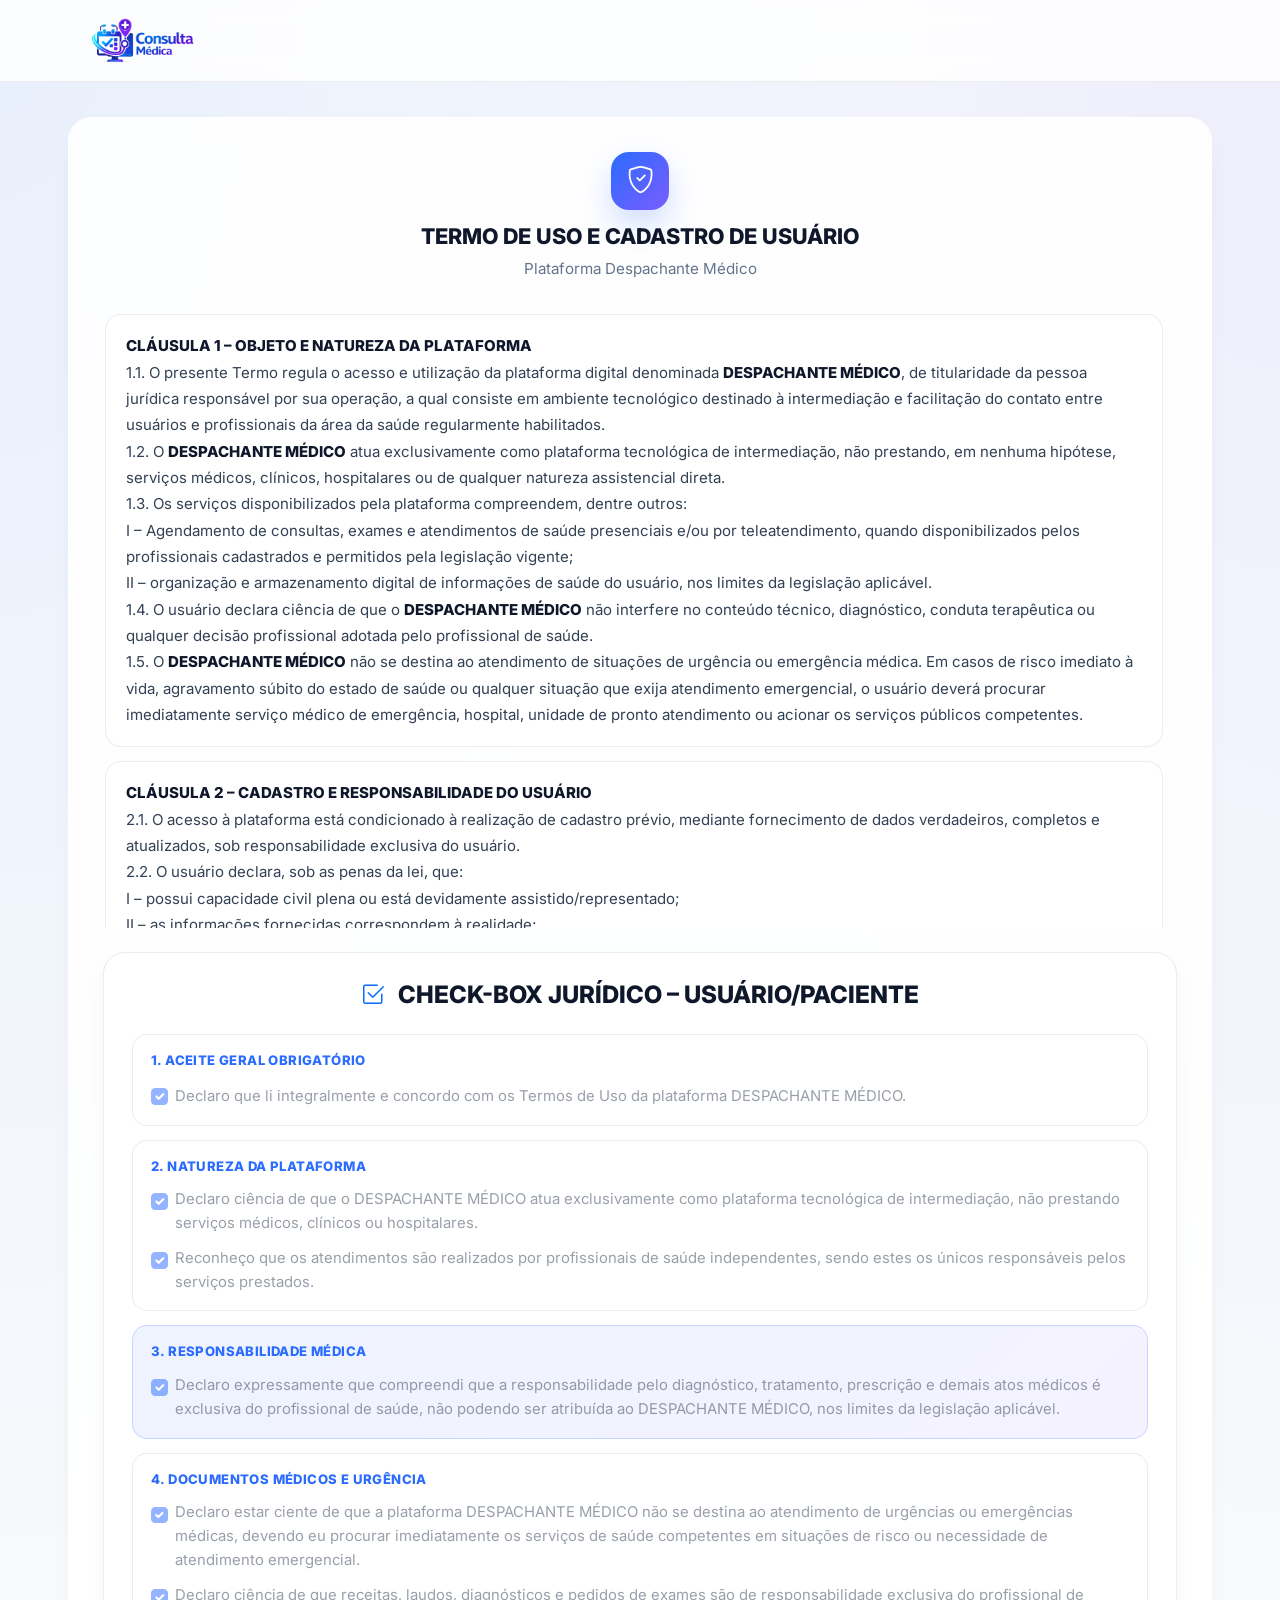
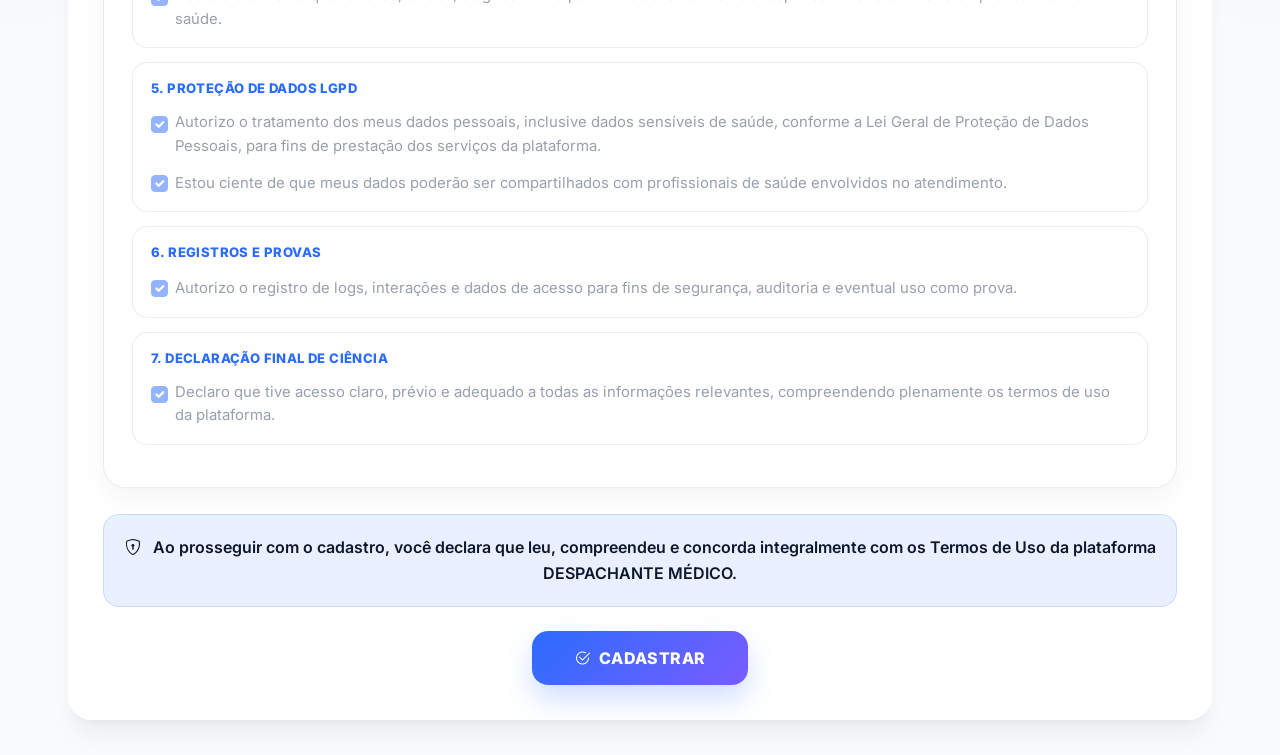
<file: src/main/webapp/view/livre/site/termos.html>
<!doctype html>
<html lang="pt-br">
<head>
  <meta charset="utf-8" />
  <meta name="viewport" content="width=device-width, initial-scale=1" />
  <title>Termos de Uso | Despachante Médico</title>
  
  <link rel="icon" type="image/png" href="/consulta/img/fevicon.png" />

  <link href="https://fonts.googleapis.com/css2?family=Inter:wght@300;400;500;600;700;800&amp;display=swap" rel="stylesheet" />
  <link href="https://cdn.jsdelivr.net/npm/bootstrap@5.3.3/dist/css/bootstrap.min.css" rel="stylesheet" />
  <link href="https://cdn.jsdelivr.net/npm/bootstrap-icons@1.11.3/font/bootstrap-icons.min.css" rel="stylesheet" />

  <style>
    :root {
      --brand: #2b6cff;
      --brand-soft: rgba(43, 108, 255, 0.1);
      --brand-2: #7a5cff;
      --ink: #0f172a;
      --muted: #64748b;
      --bg: #f8fafc;
      --white: #ffffff;
      --stroke: rgba(15, 23, 42, 0.08);
      --shadow: 0 20px 25px -5px rgba(0,0,0,.05), 0 8px 10px -6px rgba(0,0,0,.05);
      --radius: 24px;
    }

    * {
      font-family: 'Inter', sans-serif;
    }

    body {
      color: var(--ink);
      background:
        radial-gradient(at 0% 0%, rgba(43,108,255,.08) 0px, transparent 50%),
        radial-gradient(at 100% 0%, rgba(122,92,255,.08) 0px, transparent 50%),
        var(--bg);
      min-height: 100vh;
    }

    .navbar {
      backdrop-filter: blur(15px);
      background: rgba(255,255,255,.85);
      border-bottom: 1px solid var(--stroke);
      padding: .8rem 0;
    }

    .brand-logo-inline {
      height: 45px;
    }

    .page-container {
      max-width: 1180px;
      margin: 35px auto;
      padding: 0 18px;
    }

    .terms-card {
      background: rgba(255,255,255,.9);
      backdrop-filter: blur(14px);
      border: 1px solid rgba(255,255,255,.6);
      border-radius: var(--radius);
      padding: 34px;
      box-shadow: var(--shadow);
    }

    .terms-header {
      text-align: center;
      margin-bottom: 28px;
    }

    .terms-header .icon-box {
      width: 58px;
      height: 58px;
      margin: 0 auto 14px;
      border-radius: 18px;
      background: linear-gradient(135deg, var(--brand), var(--brand-2));
      color: #fff;
      display: flex;
      align-items: center;
      justify-content: center;
      font-size: 1.7rem;
      box-shadow: 0 14px 30px rgba(43,108,255,.22);
    }

    .terms-header h5 {
      font-size: 1.35rem;
      font-weight: 800;
      margin-bottom: 8px;
      color: var(--ink);
    }

    .terms-header p {
      color: var(--muted);
      margin: 0;
      font-size: .95rem;
    }

    .terms-content {
      max-height: 620px;
      overflow-y: auto;
      padding: 6px 14px 6px 2px;
      line-height: 1.75;
      font-size: .94rem;
      color: #334155;
    }

    .terms-content::-webkit-scrollbar {
      width: 8px;
    }

    .terms-content::-webkit-scrollbar-track {
      background: rgba(15,23,42,.04);
      border-radius: 20px;
    }

    .terms-content::-webkit-scrollbar-thumb {
      background: rgba(43,108,255,.35);
      border-radius: 20px;
    }

    .clausula {
      background: #fff;
      border: 1px solid var(--stroke);
      border-radius: 16px;
      padding: 18px 20px;
      margin-bottom: 14px;
    }

    .clausula strong {
      color: var(--ink);
      font-weight: 800;
    }

    .signature-card {
      background: #fff;
      border: 1px solid var(--stroke);
      border-radius: 18px;
      padding: 22px;
      margin-top: 18px;
    }

    .signature-card h6 {
      font-weight: 800;
      color: var(--ink);
      margin-bottom: 14px;
    }

    .signature-line {
      color: #334155;
      margin-bottom: 8px;
    }

    .accept-card {
      background: #fff;
      border: 1px solid var(--stroke);
      border-radius: 22px;
      padding: 28px;
      margin-top: 24px;
      box-shadow: 0 12px 25px rgba(15,23,42,.04);
    }

    .titulo {
      font-weight: 800;
      color: var(--ink);
    }

    .secao {
      background: #fff;
      border: 1px solid var(--stroke);
      border-radius: 15px;
      padding: 16px 18px;
      margin-bottom: 14px;
      transition: .2s;
    }

    .secao:hover {
      border-color: rgba(43,108,255,.35);
      box-shadow: 0 8px 18px rgba(15,23,42,.04);
    }

    .secao.destaque {
      background: linear-gradient(135deg, rgba(43,108,255,.08), rgba(122,92,255,.08));
      border-color: rgba(43,108,255,.22);
    }

    .secao-title {
      font-size: .82rem;
      font-weight: 800;
      color: var(--brand);
      text-transform: uppercase;
      letter-spacing: .4px;
      margin-bottom: 12px;
    }

    .form-check {
      margin-bottom: 11px;
    }

    .form-check:last-child {
      margin-bottom: 0;
    }

    .form-check-input {
      width: 1.05rem;
      height: 1.05rem;
      margin-top: .32rem;
      border-color: rgba(43,108,255,.45);
    }

    .form-check-input:checked {
      background-color: var(--brand);
      border-color: var(--brand);
    }

    .form-check-label {
      color: #334155;
      line-height: 1.6;
      font-size: .93rem;
    }

    .terms-footer {
      margin-top: 26px;
      padding: 20px;
      background: var(--brand-soft);
      border: 1px solid rgba(43,108,255,.16);
      border-radius: 16px;
      text-align: center;
      color: var(--ink);
      font-weight: 600;
      line-height: 1.6;
    }

    .btn-submit-modern {
      display: inline-flex;
      align-items: center;
      justify-content: center;
      text-decoration: none;
      background: linear-gradient(135deg, var(--brand), var(--brand-2));
      color: white;
      border: none;
      border-radius: 16px;
      padding: 15px 42px;
      font-size: 1rem;
      font-weight: 800;
      letter-spacing: .4px;
      transition: all .3s ease;
      box-shadow: 0 14px 28px rgba(43,108,255,.22);
    }

    .btn-submit-modern:hover {
      color: white;
      transform: translateY(-3px);
      box-shadow: 0 18px 36px rgba(43,108,255,.3);
      filter: brightness(1.05);
    }

    @media(max-width: 768px) {
      .terms-card {
        padding: 22px;
      }

      .terms-content {
        max-height: 520px;
      }

      .clausula,
      .accept-card,
      .signature-card {
        padding: 18px;
      }

      .btn-submit-modern {
        width: 100%;
      }
    }
  </style>
</head>

<body>

<nav class="navbar sticky-top">
  <div class="container d-flex justify-content-between align-items-center">
    <a class="navbar-brand" href="index.html">
      <img src="logo.png" class="brand-logo-inline" alt="Logo" />
    </a>

    <div class="d-flex align-items-center gap-2">
      <div id="menuUsuario"></div>
    </div>
  </div>
</nav>

<main class="page-container">

  <div class="terms-card">

    <div class="terms-header">
      <div class="icon-box">
        <i class="bi bi-shield-check"></i>
      </div>

      <h5>TERMO DE USO E CADASTRO DE USUÁRIO</h5>
      <p>Plataforma Despachante Médico</p>
    </div>

    <div class="terms-content">

      <div class="clausula">
        <strong>CLÁUSULA 1 – OBJETO E NATUREZA DA PLATAFORMA</strong><br />
        1.1. O presente Termo regula o acesso e utilização da plataforma digital denominada <strong>DESPACHANTE MÉDICO</strong>, de titularidade da pessoa jurídica responsável por sua operação, a qual consiste em ambiente tecnológico destinado à intermediação e facilitação do contato entre usuários e profissionais da área da saúde regularmente habilitados.<br />
        1.2. O <strong>DESPACHANTE MÉDICO</strong> atua exclusivamente como plataforma tecnológica de intermediação, não prestando, em nenhuma hipótese, serviços médicos, clínicos, hospitalares ou de qualquer natureza assistencial direta.<br />
        1.3. Os serviços disponibilizados pela plataforma compreendem, dentre outros:<br />
        I – Agendamento de consultas, exames e atendimentos de saúde presenciais e/ou por teleatendimento, quando disponibilizados pelos profissionais cadastrados e permitidos pela legislação vigente;<br />
        II – organização e armazenamento digital de informações de saúde do usuário, nos limites da legislação aplicável.<br />
        1.4. O usuário declara ciência de que o <strong>DESPACHANTE MÉDICO</strong> não interfere no conteúdo técnico, diagnóstico, conduta terapêutica ou qualquer decisão profissional adotada pelo profissional de saúde.<br />
        1.5. O <strong>DESPACHANTE MÉDICO</strong> não se destina ao atendimento de situações de urgência ou emergência médica. Em casos de risco imediato à vida, agravamento súbito do estado de saúde ou qualquer situação que exija atendimento emergencial, o usuário deverá procurar imediatamente serviço médico de emergência, hospital, unidade de pronto atendimento ou acionar os serviços públicos competentes.
      </div>

      <div class="clausula">
        <strong>CLÁUSULA 2 – CADASTRO E RESPONSABILIDADE DO USUÁRIO</strong><br />
        2.1. O acesso à plataforma está condicionado à realização de cadastro prévio, mediante fornecimento de dados verdadeiros, completos e atualizados, sob responsabilidade exclusiva do usuário.<br />
        2.2. O usuário declara, sob as penas da lei, que:<br />
        I – possui capacidade civil plena ou está devidamente assistido/representado;<br />
        II – as informações fornecidas correspondem à realidade;<br />
        III – manterá seus dados atualizados durante toda a utilização da plataforma.<br />
        2.3. O compartilhamento de login e senha é vedado, sendo o usuário integralmente responsável por toda e qualquer atividade realizada em sua conta.
      </div>

      <div class="clausula">
        <strong>CLÁUSULA 3 – RELAÇÃO ENTRE USUÁRIO E PROFISSIONAL DE SAÚDE</strong><br />
        3.1. A relação estabelecida entre o usuário e o profissional de saúde é direta, autônoma e independente, não havendo qualquer vínculo societário, empregatício ou de subordinação entre estes e o <strong>DESPACHANTE MÉDICO</strong>.<br />
        3.2. O <strong>DESPACHANTE MÉDICO</strong> não se responsabiliza por:<br />
        I – condutas médicas adotadas;<br />
        II – diagnósticos, prescrições ou tratamentos indicados;<br />
        III – eventual inadequação técnica do atendimento realizado.<br />
        3.3. Os profissionais cadastrados declaram possuir habilitação legal para o exercício de suas atividades, sendo responsáveis, de forma exclusiva, pelos atos praticados no âmbito da consulta.
      </div>

      <div class="clausula">
        <strong>CLÁUSULA 4 – DA RESPONSABILIDADE DA PLATAFORMA</strong><br />
        4.1. O <strong>DESPACHANTE MÉDICO</strong> responde, nos termos do art. 14 do Código de Defesa do Consumidor, exclusivamente pelos defeitos relativos à prestação de seus serviços enquanto plataforma tecnológica, compreendidos como falhas na disponibilização, funcionamento ou segurança do ambiente digital.<br />
        4.2. Não se considera defeito do serviço:<br />
        I – insatisfação do usuário com o resultado clínico;<br />
        II – divergência de diagnóstico entre profissionais;<br />
        III – evolução natural da condição de saúde do paciente.<br />
        4.3. A responsabilidade do <strong>DESPACHANTE MÉDICO</strong>, quando caracterizada, limita-se aos danos diretos comprovadamente decorrentes de falha da plataforma, excluindo-se danos indiretos, lucros cessantes hipotéticos ou eventos decorrentes de atuação profissional independente.<br />
        4.4. Qualquer limitação aqui prevista será interpretada em conformidade com o art. 51 do CDC, não implicando renúncia a direitos indisponíveis do consumidor.
      </div>

      <div class="clausula">
        <strong>CLÁUSULA 5 – PROTEÇÃO DE DADOS PESSOAIS E DADOS SENSÍVEIS</strong><br />
        5.1. O tratamento dos dados pessoais e dados sensíveis de saúde poderá ocorrer com fundamento nas hipóteses legais previstas nos arts. 7º e 11 da Lei Geral de Proteção de Dados Pessoais, Lei nº 13.709/2018, incluindo, quando aplicável:<br />
        I – execução dos serviços contratados pelo usuário;<br />
        II – tutela da saúde em procedimentos realizados por profissionais da área da saúde;<br />
        III – cumprimento de obrigação legal ou regulatória;<br />
        IV – exercício regular de direitos em processos judiciais, administrativos ou arbitrais;<br />
        V – proteção da vida ou da incolumidade física do titular ou de terceiros;<br />
        VI – garantia da segurança da plataforma e prevenção de fraudes;<br />
        VII – consentimento do titular, quando exigido pela legislação aplicável.<br />
        5.2. O <strong>DESPACHANTE MÉDICO</strong> adota medidas técnicas e administrativas aptas a proteger os dados contra acessos não autorizados, vazamentos ou incidentes.<br />
        5.3. O usuário autoriza o compartilhamento de seus dados com os profissionais de saúde envolvidos no atendimento, na estrita medida necessária à prestação do serviço.
      </div>

      <div class="clausula">
        <strong>CLÁUSULA 6 – SUSPENSÃO E EXCLUSÃO DE CONTA</strong><br />
        6.1. O <strong>DESPACHANTE MÉDICO</strong> poderá suspender ou excluir o cadastro do usuário em caso de:<br />
        I – uso indevido da plataforma;<br />
        II – fornecimento de informações falsas;<br />
        III – violação deste Termo ou da legislação aplicável.
      </div>

      <div class="clausula">
        <strong>CLÁUSULA 7 – LIMITAÇÃO OPERACIONAL E ESCALABILIDADE DO SERVIÇO</strong><br />
        7.1. O <strong>DESPACHANTE MÉDICO</strong> poderá realizar:<br />
        I – Manutenções programadas;<br />
        II – Atualizações sistêmicas;<br />
        III – Melhorias tecnológicas.<br />
        7.2. Eventuais indisponibilidades temporárias decorrentes dessas ações não caracterizam falha na prestação do serviço, desde que realizadas de forma razoável.<br />
        7.3. A plataforma não garante disponibilidade contínua e ininterrupta, especialmente diante de fatores externos ou de força maior.
      </div>

      <div class="clausula">
        <strong>CLÁUSULA 8 – FORO E DISPOSIÇÃO FINAL ESTRATÉGICA</strong><br />
        8.1. Fica eleito o foro do domicílio do consumidor, conforme previsão do Código de Defesa do Consumidor, para dirimir eventuais controvérsias.<br />
        8.2. Sem prejuízo do disposto acima, as partes envidarão esforços para solução consensual de conflitos.
      </div>

      <div class="signature-card">
        <h6><i class="bi bi-file-earmark-text me-2 text-primary"></i>Identificação do termo</h6>

        <div class="signature-line">Cidade – UF, data, mês, ano.</div>
        <hr />

        <div class="row g-4">
          <div class="col-md-6">
            <h6>DESPACHANTE MÉDICO</h6>
            <div class="signature-line">(PLATAFORMA DIGITAL)</div>
            <div class="signature-line">Representante Legal: __________________________</div>
            <div class="signature-line">Cargo: ______________________________________</div>
            <div class="signature-line">Data: _______________________________________</div>
          </div>

          <div class="col-md-6">
            <h6>USUÁRIO ADERENTE À PLATAFORMA</h6>
            <div class="signature-line">Nome: ______________________________________</div>
            <div class="signature-line">CPF: _______________________________________</div>
          </div>
        </div>

        <hr />

        <h6>ACEITE ELETRÔNICO REGISTRADO NO SISTEMA</h6>
        <div class="signature-line">✔ IP: ____________________</div>
        <div class="signature-line">✔ Data/Hora: ______________</div>
        <div class="signature-line">✔ Versão do contrato: ______</div>
      </div>

    </div>

    <div class="accept-card">

      <h4 class="titulo mb-4 text-center">
        <i class="bi bi-check2-square me-2 text-primary"></i>
        CHECK-BOX JURÍDICO – USUÁRIO/PACIENTE
      </h4>

      <form>

        <div class="secao">
          <div class="secao-title">1. Aceite geral obrigatório</div>
          <div class="form-check">
            <input class="form-check-input" type="checkbox" checked disabled id="chk1" />
            <label class="form-check-label" for="chk1">
              Declaro que li integralmente e concordo com os Termos de Uso da plataforma DESPACHANTE MÉDICO.
            </label>
          </div>
        </div>

        <div class="secao">
          <div class="secao-title">2. Natureza da plataforma</div>

          <div class="form-check">
            <input class="form-check-input" type="checkbox" checked disabled id="chk2" />
            <label class="form-check-label" for="chk2">
              Declaro ciência de que o DESPACHANTE MÉDICO atua exclusivamente como plataforma tecnológica de intermediação, não prestando serviços médicos, clínicos ou hospitalares.
            </label>
          </div>

          <div class="form-check">
            <input class="form-check-input" type="checkbox" checked disabled id="chk3" />
            <label class="form-check-label" for="chk3">
              Reconheço que os atendimentos são realizados por profissionais de saúde independentes, sendo estes os únicos responsáveis pelos serviços prestados.
            </label>
          </div>
        </div>

        <div class="secao destaque">
          <div class="secao-title">3. Responsabilidade médica</div>

          <div class="form-check mb-0">
            <input class="form-check-input" type="checkbox" checked disabled id="chk4" />
            <label class="form-check-label" for="chk4">
              Declaro expressamente que compreendi que a responsabilidade pelo diagnóstico, tratamento, prescrição e demais atos médicos é exclusiva do profissional de saúde, não podendo ser atribuída ao DESPACHANTE MÉDICO, nos limites da legislação aplicável.
            </label>
          </div>
        </div>

        <div class="secao">
          <div class="secao-title">4. Documentos médicos e urgência</div>

          <div class="form-check">
            <input class="form-check-input" type="checkbox" checked disabled id="chk5" />
            <label class="form-check-label" for="chk5">
              Declaro estar ciente de que a plataforma DESPACHANTE MÉDICO não se destina ao atendimento de urgências ou emergências médicas, devendo eu procurar imediatamente os serviços de saúde competentes em situações de risco ou necessidade de atendimento emergencial.
            </label>
          </div>

          <div class="form-check">
            <input class="form-check-input" type="checkbox" checked disabled id="chk6" />
            <label class="form-check-label" for="chk6">
              Declaro ciência de que receitas, laudos, diagnósticos e pedidos de exames são de responsabilidade exclusiva do profissional de saúde.
            </label>
          </div>
        </div>

        <div class="secao">
          <div class="secao-title">5. Proteção de dados LGPD</div>

          <div class="form-check">
            <input class="form-check-input" type="checkbox" checked disabled id="chk7" />
            <label class="form-check-label" for="chk7">
              Autorizo o tratamento dos meus dados pessoais, inclusive dados sensíveis de saúde, conforme a Lei Geral de Proteção de Dados Pessoais, para fins de prestação dos serviços da plataforma.
            </label>
          </div>

          <div class="form-check">
            <input class="form-check-input" type="checkbox" checked disabled id="chk8" />
            <label class="form-check-label" for="chk8">
              Estou ciente de que meus dados poderão ser compartilhados com profissionais de saúde envolvidos no atendimento.
            </label>
          </div>
        </div>

        <div class="secao">
          <div class="secao-title">6. Registros e provas</div>

          <div class="form-check mb-0">
            <input class="form-check-input" type="checkbox" checked disabled id="chk9" />
            <label class="form-check-label" for="chk9">
              Autorizo o registro de logs, interações e dados de acesso para fins de segurança, auditoria e eventual uso como prova.
            </label>
          </div>
        </div>

        <div class="secao">
          <div class="secao-title">7. Declaração final de ciência</div>

          <div class="form-check mb-0">
            <input class="form-check-input" type="checkbox" checked disabled id="chk10" />
            <label class="form-check-label" for="chk10">
              Declaro que tive acesso claro, prévio e adequado a todas as informações relevantes, compreendendo plenamente os termos de uso da plataforma.
            </label>
          </div>
        </div>

      </form>

    </div>

    <div class="terms-footer">
      <i class="bi bi-shield-lock me-2"></i>
      Ao prosseguir com o cadastro, você declara que leu, compreendeu e concorda integralmente com os Termos de Uso da plataforma DESPACHANTE MÉDICO.
    </div>

    <div class="text-center mt-4">
      <a href="/cadastro-paciente.html" class="btn-submit-modern">
        <i class="bi bi-check2-circle me-2"></i>
        CADASTRAR
      </a>
    </div>

  </div>

</main>

<script src="https://cdn.jsdelivr.net/npm/bootstrap@5.3.3/dist/js/bootstrap.bundle.min.js"></script>

</body>
</html>
</file>
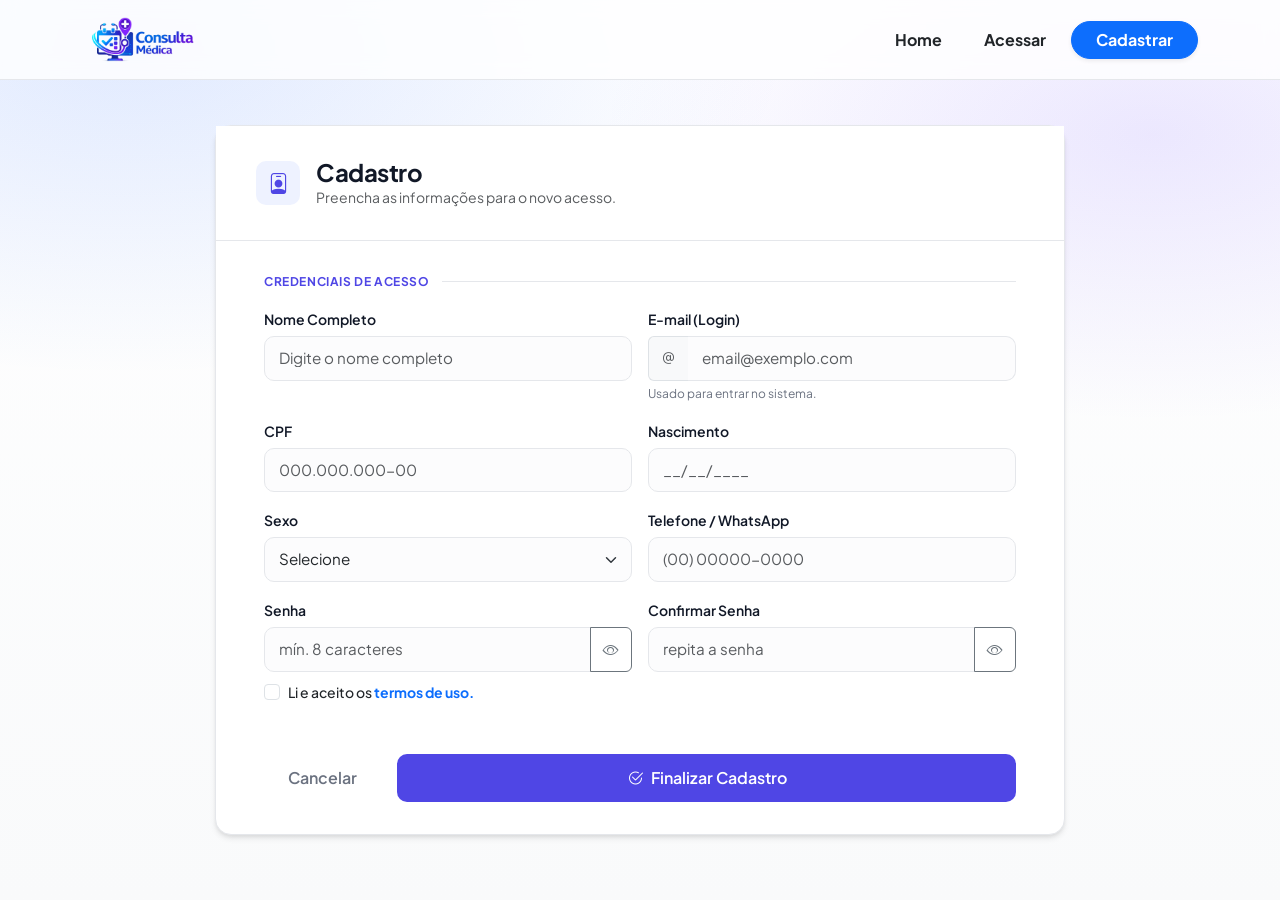
<file: src/main/webapp/view/login/site/cadastro-paciente.html>
<!DOCTYPE html>
<html lang="pt-BR">
<head>
  <meta charset="utf-8" />
  <meta name="viewport" content="width=device-width, initial-scale=1" />
  <title>Cadastro | Paciente</title>

  <link href="https://cdn.jsdelivr.net/npm/bootstrap@5.3.3/dist/css/bootstrap.min.css" rel="stylesheet"/>
  <link rel="stylesheet" href="https://cdn.jsdelivr.net/npm/bootstrap-icons@1.11.3/font/bootstrap-icons.min.css"/>
  <link rel="preconnect" href="https://fonts.googleapis.com">
  <link href="https://fonts.googleapis.com/css2?family=Plus+Jakarta+Sans:wght@400;500;600;700;800&display=swap" rel="stylesheet">

  <style>
    :root {
      --primary: #4f46e5;
      --primary-hover: #4338ca;
      --surface: #ffffff;
      --bg: #f9fafb;
      --border: #e5e7eb;
      --text-main: #111827;
      --text-muted: #6b7280;
      --radius-lg: 16px;
      --radius-md: 10px;
    }

    body {
      background:
        radial-gradient(1200px 600px at 10% 5%, rgba(43,108,255,.14), transparent 55%),
        radial-gradient(1000px 520px at 90% 15%, rgba(122,92,255,.14), transparent 55%),
        linear-gradient(180deg, #ffffff 0%, var(--bg) 100%);
      color: var(--text-main);
      font-family: 'Plus Jakarta Sans', sans-serif;
      min-height: 100vh;
      display: flex;
      align-items: center;
      justify-content: center;
      padding: 40px 15px;
    }

    .main-card {
      background: var(--surface);
      border: 1px solid var(--border);
      border-radius: var(--radius-lg);
      width: 100%;
      max-width: 850px;
      box-shadow: 0 4px 6px -1px rgba(0, 0, 0, 0.1), 0 2px 4px -1px rgba(0, 0, 0, 0.06);
    }

    .card-header {
      padding: 32px 40px;
      border-bottom: 1px solid var(--border);
      display: flex;
      justify-content: space-between;
      align-items: center;
      background: #fff;
      border-radius: var(--radius-lg) var(--radius-lg) 0 0;
    }

    .icon-box {
      width: 44px;
      height: 44px;
      background: #eef2ff;
      color: var(--primary);
      border-radius: var(--radius-md);
      display: flex;
      align-items: center;
      justify-content: center;
      font-size: 1.3rem;
    }

    .section-label {
      font-size: 0.75rem;
      font-weight: 700;
      text-transform: uppercase;
      letter-spacing: 0.05em;
      color: var(--primary);
      margin: 32px 0 16px;
      display: flex;
      align-items: center;
      gap: 12px;
    }

    .section-label::after {
      content: "";
      height: 1px;
      background: var(--border);
      flex-grow: 1;
    }

    .form-label {
      font-weight: 600;
      font-size: 0.875rem;
      margin-bottom: 6px;
    }

    .form-control, .form-select {
      border: 1px solid var(--border);
      border-radius: var(--radius-md);
      padding: 10px 14px;
      font-size: 0.95rem;
      transition: all 0.2s;
      background-color: #fcfcfd;
    }

    .form-control:focus, .form-select:focus {
      border-color: var(--primary);
      box-shadow: 0 0 0 4px rgba(79, 70, 229, 0.1);
      background-color: #fff;
    }

    .btn-save {
      background-color: var(--primary);
      color: white;
      border: none;
      border-radius: var(--radius-md);
      padding: 12px 24px;
      font-weight: 600;
      transition: all 0.2s;
    }

    .btn-save:hover {
      background-color: var(--primary-hover);
      box-shadow: 0 4px 12px rgba(79, 70, 229, 0.2);
    }

    .btn-cancel {
      color: var(--text-muted);
      font-weight: 600;
      text-decoration: none;
      padding: 12px 24px;
    }

    .help-text {
      font-size: 0.75rem;
      color: var(--text-muted);
      margin-top: 4px;
    }

    @media (max-width: 576px) {
      .card-header { padding: 20px; }
      #formCadastro { padding: 20px !important; }
    }

    .p-5 {
      padding: 0rem 3rem 2rem 3rem !important;
  }

  /* Estilos para a nova Navbar */
  .navbar {
    background: rgba(255, 255, 255, 0.8);
    backdrop-filter: blur(10px);
    border-bottom: 1px solid var(--border);
    padding: 12px 0;
    width: 100%;
    position: fixed; /* Mantém o menu no topo */
    top: 0;
    left: 0;
    z-index: 1000;
  }
  .btn-nav-hover:hover {
    background: rgba(79, 70, 229, 0.05);
    color: var(--primary) !important;
  }
  /* Ajuste no body para não cobrir o conteúdo pelo menu fixo */
  body {
    padding-top: 100px !important; 
  }
  </style>
</head>
<body>

  <nav class="navbar sticky-top">
    <div class="container d-flex justify-content-between align-items-center">
      <a class="navbar-brand" href="index.html">
        <img src="logo.png" class="brand-logo-inline" alt="Logo" style="height: 45px; transition: transform 0.3s ease;"/>
      </a>

      <div class="d-flex align-items-center gap-2">
        <a href="index.html" class="btn btn-link text-decoration-none fw-bold text-dark px-3 rounded-pill btn-nav-hover">
          Home
        </a>
        <a href="/consulta/login" class="btn btn-link text-decoration-none fw-bold text-dark px-3 rounded-pill btn-nav-hover">
          Acessar
        </a>
        <a href="cadastro-painel.html" class="btn btn-primary rounded-pill px-4 shadow-sm fw-bold">
          Cadastrar
        </a>
      </div>
    </div>
</nav>

  <div class="main-card">
    <div class="card-header">
      <div class="d-flex align-items-center gap-3">
        <div class="icon-box"><i class="bi bi-person-badge"></i></div>
        <div>
          <h4 class="mb-0 fw-bold" style="letter-spacing: -0.02em;">Cadastro</h4>
          <p class="mb-0 text-muted small">Preencha as informações para o novo acesso.</p>
        </div>
      </div>
    </div>

    <form id="formCadastro" class="p-5" autocomplete="off" enctype="multipart/form-data">
      <div id="alertBox" class="alert d-none py-3 mb-4" role="alert"></div>

      <div class="section-label">Credenciais de Acesso</div>
      <div class="row g-3">

        <div class="col-md-6">
          <label class="form-label">Nome Completo</label>
          <input type="text" id="nome" class="form-control" placeholder="Digite o nome completo" required>
        </div>

        <div class="col-md-6">
          <label class="form-label">E-mail (Login)</label>
          <div class="input-group">
            <span class="input-group-text bg-light border-end-0 text-muted"><i class="bi bi-at"></i></span>
            <input type="email" id="username" class="form-control border-start-0" placeholder="email@exemplo.com" required>
          </div>
          <div id="usernameHint" class="help-text">Usado para entrar no sistema.</div>
        </div>

        <div class="col-md-6">
          <label class="form-label">CPF</label>
          <input type="text" id="cpf" class="form-control" placeholder="000.000.000-00" required>
        </div>

        <div class="col-md-6">
          <label class="form-label">Nascimento</label>
          <input type="text" id="nascimento" class="form-control" placeholder="__/__/____" required>
        </div>

        <div class="col-md-6">
          <label class="form-label">Sexo</label>
          <select id="sexo" class="form-select" required>
            <option value="">Selecione</option>
            <option value="Masculino">Masculino</option>
            <option value="Feminino">Feminino</option>
            <option value="Não informado">Prefiro não informar</option>
          </select>
        </div>

        <div class="col-md-6">
          <label class="form-label">Telefone / WhatsApp</label>
          <input type="text" id="telefone" class="form-control" placeholder="(00) 00000-0000">
        </div>

        <div class="col-md-6">
          <label class="form-label">Senha</label>
          <div class="input-group">
            <input type="password" id="password" class="form-control" placeholder="mín. 8 caracteres" minlength="8" required>
            <button class="btn btn-outline-secondary"
                    type="button"
                    onclick="togglePassword('password', this)">
              <i class="bi bi-eye"></i>
            </button>
          </div>
        </div>

        <div class="col-md-6">
          <label class="form-label">Confirmar Senha</label>
          <div class="input-group">
            <input type="password" id="confirmPassword" class="form-control" placeholder="repita a senha" minlength="8" required>
            <button class="btn btn-outline-secondary"
                    type="button"
                    onclick="togglePassword('confirmPassword', this)">
              <i class="bi bi-eye"></i>
            </button>
          </div>
        </div>

        <div class="col-12 mt-2">
          <div class="form-check">
            <input class="form-check-input" type="checkbox" id="termo" required>
            <label class="form-check-label small fw-medium text-dark" for="termo">
              Li e aceito os 
              <a href="usuario-termo.html" target="_blank" class="text-primary text-decoration-none fw-bold">termos de uso.</a>               
          </label>
          </div>
        </div>

      </div>

      <div class="d-flex flex-column flex-md-row justify-content-end align-items-center gap-3 mt-5">
        <a href="/index.html" class="btn-cancel" >Cancelar</a>
        <button type="submit" id="btnCadastrar" class="btn-save w-100 w-md-auto">
          <i class="bi bi-check2-circle me-2"></i>Finalizar Cadastro
        </button>
      </div>

    </form>
  </div>

  <script>
    const API_BASE = "/consulta/api/";
    //const API_BASE = "http://localhost:8080/consulta/api/";
    const alertBox = document.getElementById("alertBox");

    function showAlert(type, msg) {
      alertBox.className = `alert alert-${type} d-block py-3 mb-4`;
      alertBox.textContent = msg;
      window.scrollTo({ top: 0, behavior: "smooth" });
    }

    // --- VALIDAÇÃO DE USERNAME (DEBOUNCE) ---
    let userDebounce;
    document.getElementById("username").addEventListener("input", (e) => {
      clearTimeout(userDebounce);

      const hint = document.getElementById("usernameHint");
      const user = e.target.value.trim();
      if (user.length < 3) return;

      userDebounce = setTimeout(async () => {
        try {
          const res = await fetch(`${API_BASE}usuario/existente?username=${encodeURIComponent(user)}`, { method: "POST" });
          const exists = await res.json();

          hint.className = exists ? "help-text text-danger fw-bold" : "help-text text-success fw-bold";
          hint.textContent = exists ? "✕ Este usuário já está em uso" : "✓ Usuário disponível";
        } catch (err) {
          console.error("Falha ao checar usuário", err);
        }
      }, 500);
    });

    // --- ENVIO DO FORMULÁRIO (multipart dto json) ---
    document.getElementById("formCadastro").addEventListener("submit", async (e) => {
      e.preventDefault();

      const pass = document.getElementById("password").value;
      const confirm = document.getElementById("confirmPassword").value;

      if (pass !== confirm) return showAlert("danger", "As senhas não coincidem.");
      if (pass.length < 8) return showAlert("danger", "A senha deve ter no mínimo 8 caracteres.");
      if (!document.getElementById("termo").checked) return showAlert("danger", "Você precisa aceitar os termos.");

      const btn = document.getElementById("btnCadastrar");
      btn.disabled = true;
      btn.innerHTML = `<span class="spinner-border spinner-border-sm me-2"></span> Processando Cadastro...`;

      const usuarioDados = {
        nome: document.getElementById("nome").value.trim(),
        username: document.getElementById("username").value.trim(),
        email: document.getElementById("username").value.trim(),
        cpf: document.getElementById("cpf").value.trim(),
        sexo: document.getElementById("sexo").value, // M/F
        nascimento: document.getElementById("nascimento").value.trim(), // dd/mm/yyyy
        password: pass,
        telefone: document.getElementById("telefone").value.trim(),
        acesso: "NORMAL",
        termoAceite: true
      };

      const formData = new FormData();
      formData.append("dto", new Blob([JSON.stringify(usuarioDados)], { type: "application/json" }));

      try {
        // Ajuste o endpoint para o que você realmente expôs no Spring
        const response = await fetch(`${API_BASE}usuario/paciente/add`, {
          method: "POST",
          body: formData
        });

        if (response.status === 201 || response.status === 200) {
          showAlert("success", "Cadastrado com sucesso!");

          setTimeout(() => {
            window.location.href = "/consulta/paciente/consultas";
          }, 2000);
        }
        else {
          const msg = await response.text();
          showAlert("danger", msg || "Erro ao processar cadastro.");
        }
      } catch (err) {
        showAlert("danger", "Falha de comunicação com o servidor.");
      } finally {
        btn.disabled = false;
        btn.innerHTML = `<i class="bi bi-check2-circle me-2"></i>Finalizar Cadastro`;
      }
    });
  </script>

  <script src="js/jquery-3.6.0.min.js" type="text/javascript" charset="utf-8"></script>
  <script src="js/jquery.maskedinput.js" type="text/javascript"></script>
  <script>
    $(function () {
      $("#nascimento").mask("99/99/9999");
      $("#cpf").mask("999.999.999-99");
      $("#telefone").mask("(99) 99999-9999");
    });
  </script>

  <script>
    function togglePassword(inputId, btn) {
      const input = document.getElementById(inputId);
      const icon  = btn.querySelector('i');

      if (input.type === 'password') {
        input.type = 'text';
        icon.classList.replace('bi-eye', 'bi-eye-slash');
      } else {
        input.type = 'password';
        icon.classList.replace('bi-eye-slash', 'bi-eye');
      }
    }
    </script>


</body>
</html>
</file>
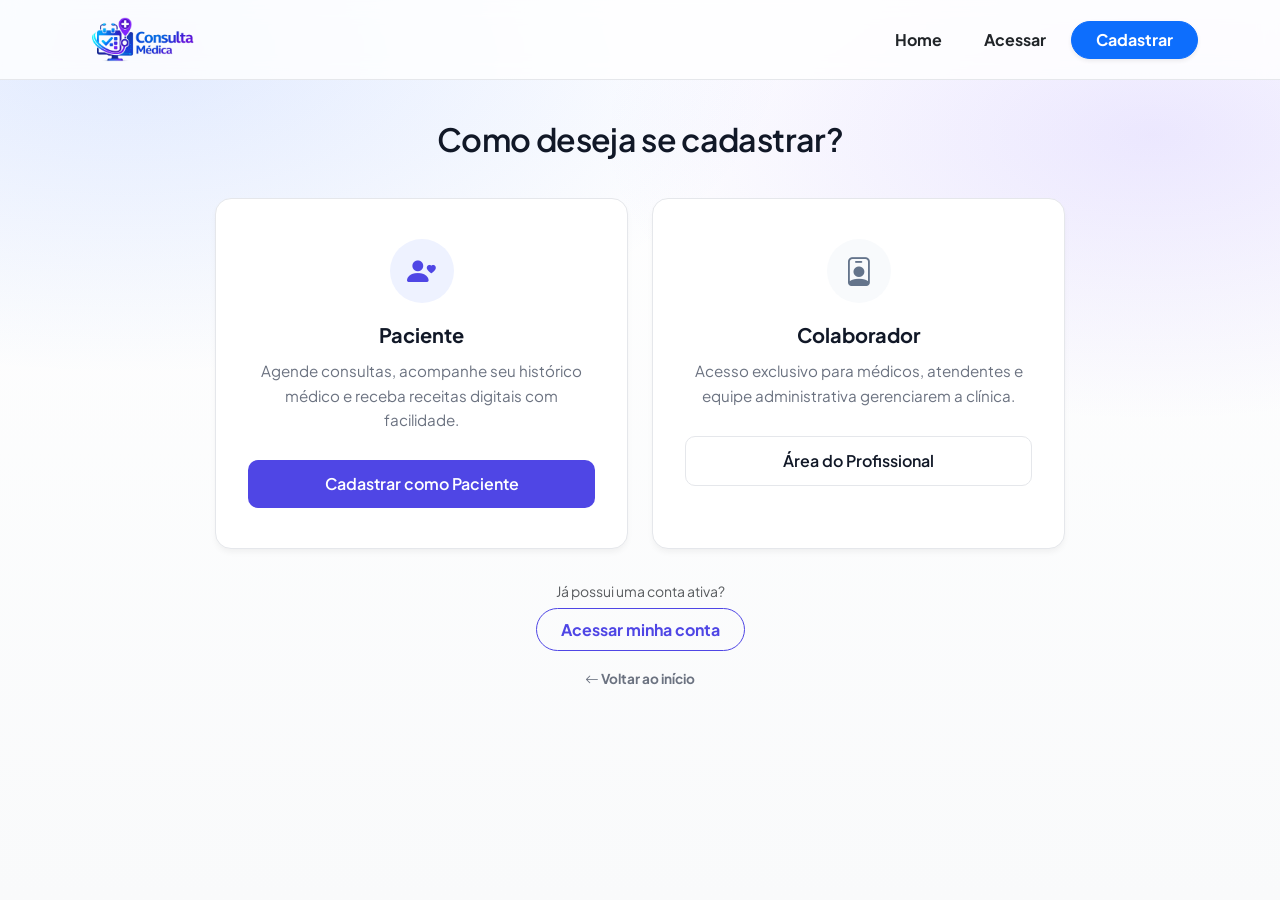
<file: src/main/webapp/view/login/site/cadastro-painel.html>
<!DOCTYPE html>
<html lang="pt-BR">
<head>
  <meta charset="utf-8" />
  <meta name="viewport" content="width=device-width, initial-scale=1" />
  <title>Cadastro | Seleção</title>

  <link href="https://cdn.jsdelivr.net/npm/bootstrap@5.3.3/dist/css/bootstrap.min.css" rel="stylesheet"/>
  <link rel="stylesheet" href="https://cdn.jsdelivr.net/npm/bootstrap-icons@1.11.3/font/bootstrap-icons.min.css"/>
  <link rel="preconnect" href="https://fonts.googleapis.com">
  <link href="https://fonts.googleapis.com/css2?family=Plus+Jakarta+Sans:wght@400;500;600;700;800&display=swap" rel="stylesheet">

  <style>
    :root {
      --primary: #4f46e5;
      --primary-hover: #4338ca;
      --surface: #ffffff;
      --bg: #f9fafb;
      --border: #e5e7eb;
      --text-main: #111827;
      --text-muted: #6b7280;
      --radius-lg: 16px;
      --radius-md: 10px;
    }

    body {
      background:
        radial-gradient(1200px 600px at 10% 5%, rgba(43,108,255,.14), transparent 55%),
        radial-gradient(1000px 520px at 90% 15%, rgba(122,92,255,.14), transparent 55%),
        linear-gradient(180deg, #ffffff 0%, var(--bg) 100%);
      color: var(--text-main);
      font-family: 'Plus Jakarta Sans', sans-serif;
      min-height: 100vh;
      display: flex;
      flex-direction: column;
      align-items: center;
      padding: 120px 15px 40px; /* Padding superior para a Navbar fixa */
    }

    /* Navbar fixa */
    .navbar {
      background: rgba(255, 255, 255, 0.8);
      backdrop-filter: blur(10px);
      border-bottom: 1px solid var(--border);
      padding: 12px 0;
      width: 100%;
      position: fixed;
      top: 0;
      left: 0;
      z-index: 1000;
    }

    .btn-nav-hover:hover {
      background: rgba(79, 70, 229, 0.05);
      color: var(--primary) !important;
    }

    /* Container Principal dos Cards */
    .main-wrapper {
      width: 100%;
      max-width: 850px;
      text-align: center;
    }

    .page-title {
      font-weight: 600;
      font-size: 2rem;
      color: var(--text-main);
      margin-bottom: 40px;
      letter-spacing: -0.02em;
    }

    .cards-container {
      display: grid;
      grid-template-columns: 1fr 1fr;
      gap: 24px;
      margin-bottom: 32px;
    }

    /* Novo Estilo dos Cards */
    .selection-card {
      background: var(--surface);
      border: 1px solid var(--border);
      border-radius: var(--radius-lg);
      padding: 40px 32px;
      transition: all 0.3s ease;
      display: flex;
      flex-direction: column;
      align-items: center;
      box-shadow: 0 4px 6px -1px rgba(0, 0, 0, 0.05);
    }

    .selection-card:hover {
      transform: translateY(-5px);
      border-color: var(--primary);
      box-shadow: 0 20px 25px -5px rgba(0, 0, 0, 0.1);
    }

    .icon-circle {
      width: 64px;
      height: 64px;
      background: #eef2ff;
      color: var(--primary);
      border-radius: 50%;
      display: flex;
      align-items: center;
      justify-content: center;
      font-size: 1.8rem;
      margin-bottom: 20px;
    }

    .selection-card h2 {
      font-weight: 700;
      font-size: 1.25rem;
      margin-bottom: 12px;
      color: var(--text-main);
    }

    .selection-card p {
      font-size: 0.95rem;
      color: var(--text-muted);
      line-height: 1.6;
      margin-bottom: 28px;
    }

    /* Botões dentro dos cards */
    .btn-card {
      width: 100%;
      padding: 12px;
      border-radius: var(--radius-md);
      font-weight: 600;
      text-decoration: none;
      transition: all 0.2s;
    }

    .btn-card-primary {
      background: var(--primary);
      color: white;
    }

    .btn-card-primary:hover {
      background: var(--primary-hover);
      color: white;
    }

    .btn-card-outline {
      border: 1px solid var(--border);
      color: var(--text-main);
    }

    .btn-card-outline:hover {
      background: #f9fafb;
      border-color: var(--primary);
      color: var(--primary);
    }

    /* Rodapé */
    .footer-section {
      margin-top: 24px;
    }

    .btn-login-alt {
      color: var(--primary);
      font-weight: 700;
      text-decoration: none;
      padding: 10px 24px;
      border-radius: 999px;
      border: 1px solid var(--primary);
      transition: all 0.2s;
    }

    .btn-login-alt:hover {
      background: var(--primary);
      color: white;
    }

    @media (max-width: 768px) {
      .cards-container { grid-template-columns: 1fr; }
      .page-title { font-size: 1.5rem; }
    }
  </style>
</head>
<body>

  <nav class="navbar">
    <div class="container d-flex justify-content-between align-items-center">
      <a class="navbar-brand" href="index.html">
        <img src="logo.png" alt="Logo" style="height: 45px;"/>
      </a>
      <div class="d-flex align-items-center gap-2">
        <a href="index.html" class="btn btn-link text-decoration-none fw-bold text-dark px-3 rounded-pill btn-nav-hover">Home</a>
        <a href="/consulta/login" class="btn btn-link text-decoration-none fw-bold text-dark px-3 rounded-pill btn-nav-hover">Acessar</a>
        <a href="cadastro-painel.html" class="btn btn-primary rounded-pill px-4 shadow-sm fw-bold">Cadastrar</a>
      </div>
    </div>
  </nav>

  <div class="main-wrapper">
    <h1 class="page-title">Como deseja se cadastrar?</h1>

    <div class="cards-container">
      <div class="selection-card">
        <div class="icon-circle">
          <i class="bi bi-person-heart"></i>
        </div>
        <h2>Paciente</h2>
        <p>Agende consultas, acompanhe seu histórico médico e receba receitas digitais com facilidade.</p>
        <a href="cadastro-paciente.html" class="btn-card btn-card-primary">Cadastrar como Paciente</a>
      </div>

      <div class="selection-card">
        <div class="icon-circle" style="background: #f8fafc; color: #64748b;">
          <i class="bi bi-person-badge"></i>
        </div>
        <h2>Colaborador</h2>
        <p>Acesso exclusivo para médicos, atendentes e equipe administrativa gerenciarem a clínica.</p>
        <a href="cadastro-colaborador.html" class="btn-card btn-card-outline">Área do Profissional</a>
      </div>
    </div>

    <div class="footer-section">
      <p class="text-muted small mb-3">Já possui uma conta ativa?</p>
      <a href="/consulta/login" class="btn-login-alt">Acessar minha conta</a>
      
      <div class="mt-4">
        <a href="/index.html" class="text-decoration-none fw-bold" style="color: var(--text-muted); font-size: 0.85rem;">
          <i class="bi bi-arrow-left"></i> Voltar ao início
        </a>
      </div>
    </div>
  </div>

</body>
</html>
</file>
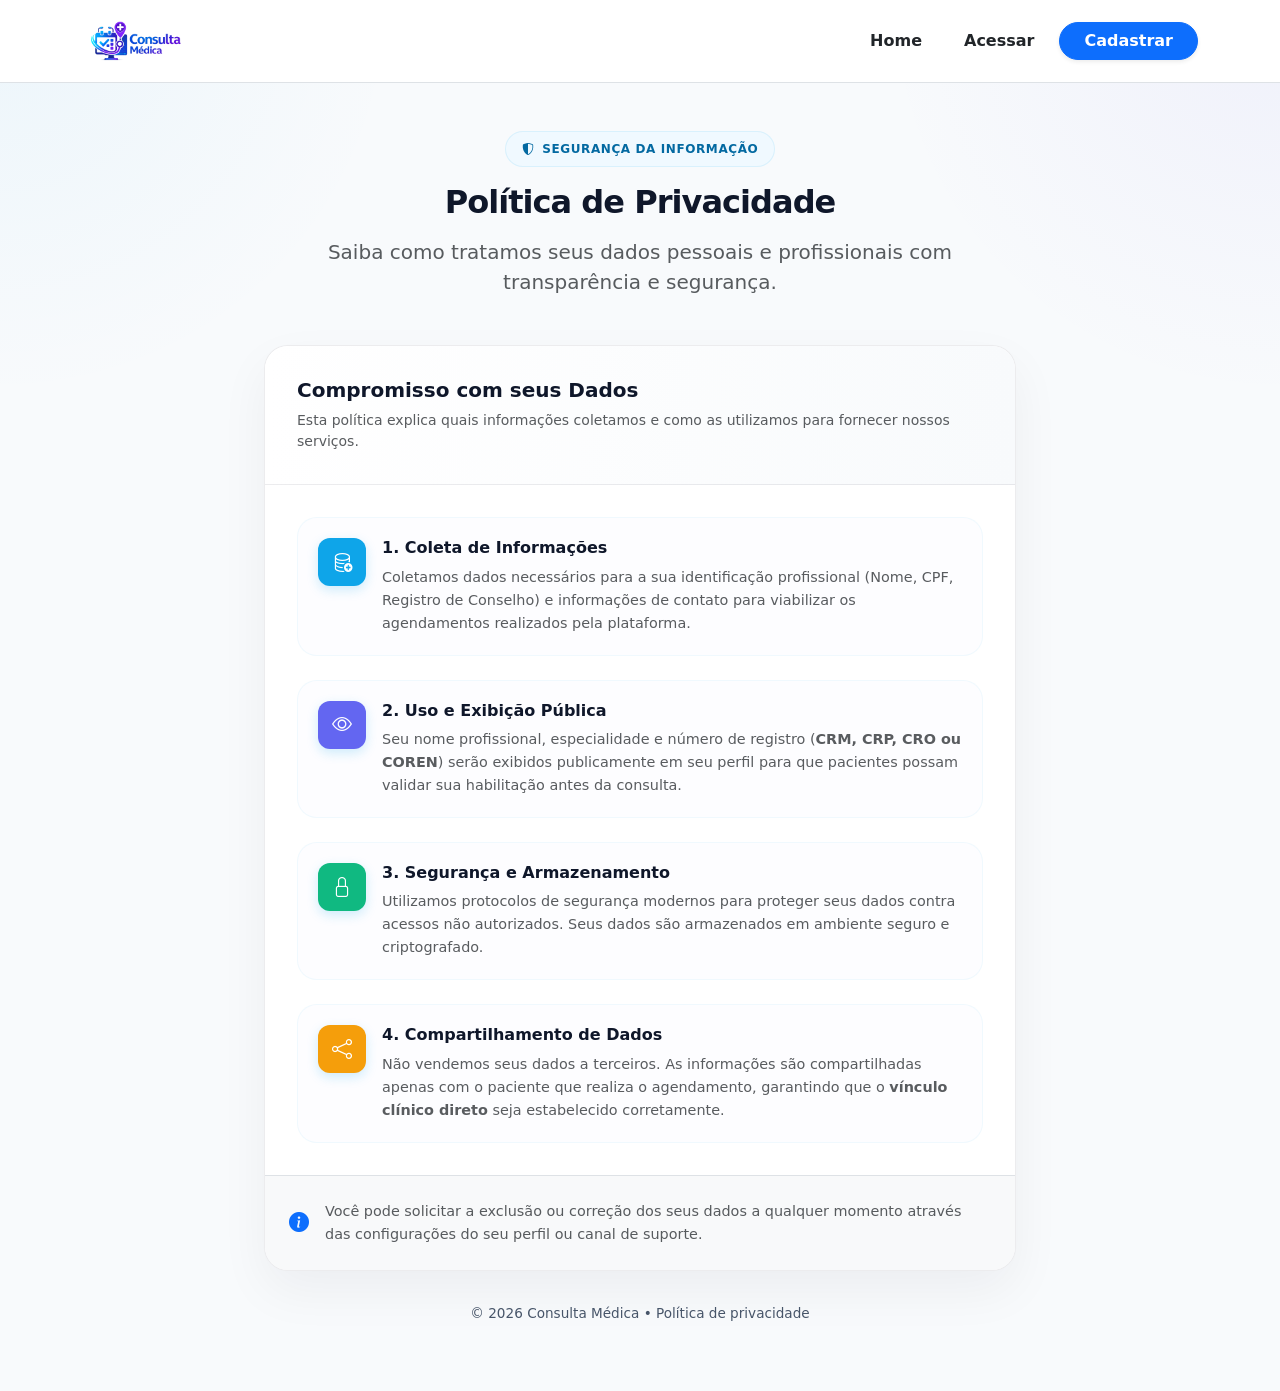
<file: src/main/webapp/view/login/site/colaborador-privacidade.html>
<!doctype html>
<html lang="pt-br">
<head>
  <meta charset="utf-8" />
  <meta name="viewport" content="width=device-width, initial-scale=1" />
  <title>Política de Privacidade | Proteção de Dados</title>

  <link href="https://cdn.jsdelivr.net/npm/bootstrap@5.3.3/dist/css/bootstrap.min.css" rel="stylesheet">
  <link href="https://cdn.jsdelivr.net/npm/bootstrap-icons@1.11.3/font/bootstrap-icons.min.css" rel="stylesheet">

  <style>
    :root{
      --brand1:#4f46e5; 
      --brand2:#0ea5e9; /* Um tom de azul mais focado em segurança/confiança */
      --ink:#0f172a;
      --muted:#475569;
      --card:#ffffff;
      --bg1:#f8fafc;
      --stroke: rgba(15,23,42,.08);
      --shadow: 0 20px 50px rgba(15,23,42,.05);
    }

    body{
      min-height: 100vh;
      background: 
        radial-gradient(circle at top left, rgba(14,165,233,0.05), transparent 400px),
        radial-gradient(circle at top right, rgba(79,70,229,0.05), transparent 400px),
        var(--bg1);
      color: var(--ink);
      font-family: 'Inter', system-ui, -apple-system, sans-serif;
    }

    .hero{ padding: 3rem 0 2rem; }

    .hero-badge{
      display:inline-flex;
      align-items:center;
      gap:.5rem;
      background: #f0f9ff;
      color: #0369a1;
      padding: .5rem 1rem;
      border-radius: 999px;
      font-weight: 700;
      font-size: .75rem;
      text-transform: uppercase;
      letter-spacing: 0.05em;
      border: 1px solid rgba(14,165,233,0.1);
    }

    .headline{
      letter-spacing: -0.03em;
      font-weight: 600;
      margin: 1rem 0;
      font-size: 2rem;
    }

    .term-card{
      background: var(--card);
      border: 1px solid var(--stroke);
      border-radius: 1.5rem;
      box-shadow: var(--shadow);
      overflow: hidden;
    }

    .term-top{
      padding: 2rem;
      border-bottom: 1px solid var(--stroke);
      background: linear-gradient(to right, #ffffff, #f8fafc);
    }

    .term-body{ padding: 2rem; }

    .term-item{
      border-radius: 1.25rem;
      padding: 1.25rem;
      background: #fdfdff;
      border: 1px solid rgba(14,165,233,0.05);
      transition: all .2s ease;
    }
    
    .term-item:hover{
      border-color: rgba(14,165,233,0.2);
      background: #fff;
      transform: translateY(-2px);
    }

    .term-item .icon{
      width: 48px;
      height: 48px;
      display:flex;
      align-items:center;
      justify-content:center;
      border-radius: 12px;
      background: var(--brand2);
      color: #fff;
      flex: 0 0 auto;
      font-size: 1.25rem;
      box-shadow: 0 4px 12px rgba(14,165,233,0.2);
    }

    .footer{
      color: var(--muted);
      font-size: .85rem;
      padding: 2rem 0;
      text-align: center;
    }

    .mini{ font-size: 0.9rem; line-height: 1.6; }
  </style>
</head>

<body>

  <nav class="navbar sticky-top bg-white border-bottom py-3">
    <div class="container d-flex justify-content-between align-items-center">
      <a class="navbar-brand" href="#">
        <img src="logo.png" alt="Logo" style="height:40px;"/>
      </a>
      <div class="text-muted small fw-medium">
        <div class="d-flex align-items-center gap-2">
          <a href="index.html" class="btn btn-link text-decoration-none fw-bold text-dark px-3 rounded-pill btn-nav-hover">
            Home
          </a>
          <a href="/consulta/login" class="btn btn-link text-decoration-none fw-bold text-dark px-3 rounded-pill btn-nav-hover">
            Acessar
          </a>
          <a href="cadastro-painel.html" class="btn btn-primary rounded-pill px-4 shadow-sm fw-bold">
            Cadastrar
          </a>
        </div>
      </div>
    </div>
  </nav>

  <main class="container hero">
    <div class="row justify-content-center">
      <div class="col-lg-10 col-xl-8">

        <header class="text-center mb-5">
          <span class="hero-badge">
            <i class="bi bi-shield-shaded"></i> Segurança da Informação
          </span>
          <h1 class="headline">Política de Privacidade</h1>
          <p class="text-muted lead px-md-5">
            Saiba como tratamos seus dados pessoais e profissionais com transparência e segurança.
          </p>
        </header>

        <section class="term-card">
          <div class="term-top">
            <h5 class="fw-bold mb-2">Compromisso com seus Dados</h5>
            <p class="text-muted small mb-0">Esta política explica quais informações coletamos e como as utilizamos para fornecer nossos serviços.</p>
          </div>

          <div class="term-body">
            <div class="d-grid gap-4">

              <div class="term-item">
                <div class="d-flex gap-3">
                  <div class="icon" style="background: #0ea5e9;"><i class="bi bi-database-add"></i></div>
                  <div>
                    <h6 class="fw-bold mb-2">1. Coleta de Informações</h6>
                    <div class="text-muted mini">
                      Coletamos dados necessários para a sua identificação profissional (Nome, CPF, Registro de Conselho) e informações de contato para viabilizar os agendamentos realizados pela plataforma.
                    </div>
                  </div>
                </div>
              </div>

              <div class="term-item">
                <div class="d-flex gap-3">
                  <div class="icon" style="background: #6366f1;"><i class="bi bi-eye"></i></div>
                  <div>
                    <h6 class="fw-bold mb-2">2. Uso e Exibição Pública</h6>
                    <div class="text-muted mini">
                      Seu nome profissional, especialidade e número de registro (<b>CRM, CRP, CRO ou COREN</b>) serão exibidos publicamente em seu perfil para que pacientes possam validar sua habilitação antes da consulta.
                    </div>
                  </div>
                </div>
              </div>

              <div class="term-item">
                <div class="d-flex gap-3">
                  <div class="icon" style="background: #10b981;"><i class="bi bi-lock"></i></div>
                  <div>
                    <h6 class="fw-bold mb-2">3. Segurança e Armazenamento</h6>
                    <div class="text-muted mini">
                      Utilizamos protocolos de segurança modernos para proteger seus dados contra acessos não autorizados. Seus dados são armazenados em ambiente seguro e criptografado.
                    </div>
                  </div>
                </div>
              </div>

              <div class="term-item">
                <div class="d-flex gap-3">
                  <div class="icon" style="background: #f59e0b;"><i class="bi bi-share"></i></div>
                  <div>
                    <h6 class="fw-bold mb-2">4. Compartilhamento de Dados</h6>
                    <div class="text-muted mini">
                      Não vendemos seus dados a terceiros. As informações são compartilhadas apenas com o paciente que realiza o agendamento, garantindo que o <b>vínculo clínico direto</b> seja estabelecido corretamente.
                    </div>
                  </div>
                </div>
              </div>

            </div>
          </div>

          <div class="bg-light p-4 border-top">
            <div class="d-flex align-items-center gap-3 text-muted mini">
              <i class="bi bi-info-circle-fill fs-5 text-primary"></i>
              <span>Você pode solicitar a exclusão ou correção dos seus dados a qualquer momento através das configurações do seu perfil ou canal de suporte.</span>
            </div>
          </div>
        </section>

        <div class="footer">
          <p class="mb-1">© <span id="year"></span> Consulta Médica • Política de privacidade</p>
        </div>

      </div>
    </div>
  </main>

  <script>
    const now = new Date();
    document.getElementById("year").textContent = now.getFullYear();
    const dd = String(now.getDate()).padStart(2, "0");
    const mm = String(now.getMonth() + 1).padStart(2, "0");
    const yyyy = now.getFullYear();
    document.getElementById("today").textContent = `${dd}/${mm}/${yyyy}`;
  </script>

</body>
</html>
</file>
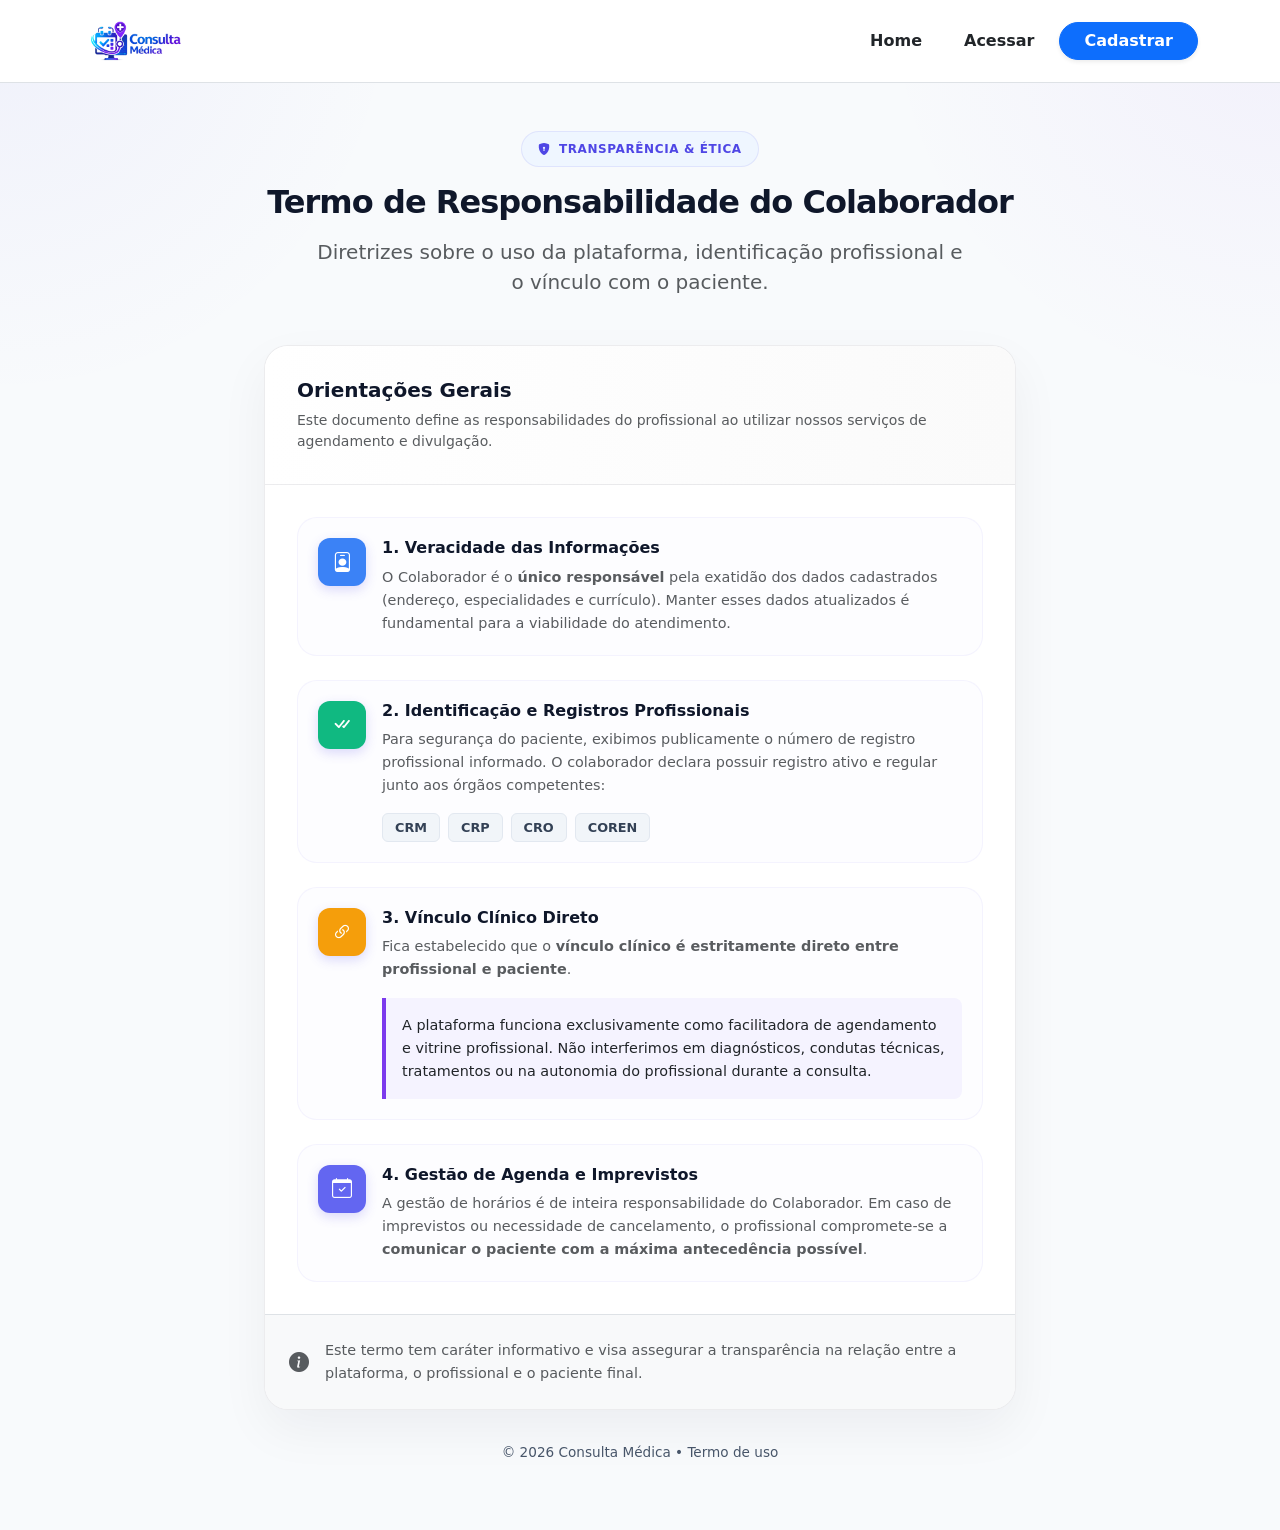
<file: src/main/webapp/view/login/site/colaborador-termos.html>
<!doctype html>
<html lang="pt-br">
<head>
  <meta charset="utf-8" />
  <meta name="viewport" content="width=device-width, initial-scale=1" />
  <title>Termo do Colaborador | Transparência</title>

  <link href="https://cdn.jsdelivr.net/npm/bootstrap@5.3.3/dist/css/bootstrap.min.css" rel="stylesheet">
  <link href="https://cdn.jsdelivr.net/npm/bootstrap-icons@1.11.3/font/bootstrap-icons.min.css" rel="stylesheet">

  <style>
    :root{
      --brand1:#4f46e5; 
      --brand2:#7c3aed; 
      --ink:#0f172a;
      --muted:#475569;
      --card:#ffffff;
      --bg1:#f8fafc;
      --stroke: rgba(15,23,42,.08);
      --shadow: 0 20px 50px rgba(15,23,42,.05);
    }

    body{
      min-height: 100vh;
      background: 
        radial-gradient(circle at top left, rgba(79,70,229,0.05), transparent 400px),
        radial-gradient(circle at top right, rgba(124,58,237,0.05), transparent 400px),
        var(--bg1);
      color: var(--ink);
      font-family: 'Inter', system-ui, -apple-system, sans-serif;
    }

    .hero{ padding: 3rem 0 2rem; }

    .hero-badge{
      display:inline-flex;
      align-items:center;
      gap:.5rem;
      background: #eff6ff;
      color: var(--brand1);
      padding: .5rem 1rem;
      border-radius: 999px;
      font-weight: 700;
      font-size: .75rem;
      text-transform: uppercase;
      letter-spacing: 0.05em;
      border: 1px solid rgba(79,70,229,0.1);
    }

    .headline{
      letter-spacing: -0.03em;
      font-weight: 600;
      margin: 1rem 0;
      font-size: 2rem;
    }

    .term-card{
      background: var(--card);
      border: 1px solid var(--stroke);
      border-radius: 1.5rem;
      box-shadow: var(--shadow);
      overflow: hidden;
    }

    .term-top{
      padding: 2rem;
      border-bottom: 1px solid var(--stroke);
      background: linear-gradient(to right, #ffffff, #fafafa);
    }

    .term-body{ padding: 2rem; }

    .term-item{
      border: 1px solid transparent;
      border-radius: 1.25rem;
      padding: 1.25rem;
      background: #fdfdff;
      border: 1px solid rgba(79,70,229,0.05);
      transition: all .2s ease;
    }
    
    .term-item:hover{
      border-color: rgba(79,70,229,0.2);
      background: #fff;
      transform: translateY(-2px);
    }

    .term-item .icon{
      width: 48px;
      height: 48px;
      display:flex;
      align-items:center;
      justify-content:center;
      border-radius: 12px;
      background: var(--brand1);
      color: #fff;
      flex: 0 0 auto;
      font-size: 1.25rem;
      box-shadow: 0 4px 12px rgba(79,70,229,0.2);
    }

    /* Estilo para os registros CRM, CRP, etc */
    .council-badge {
      background: #f1f5f9;
      color: #334155;
      padding: 0.25rem 0.75rem;
      border-radius: 6px;
      font-weight: 700;
      font-size: 0.8rem;
      border: 1px solid #e2e8f0;
    }

    .highlight-box {
      background: #f5f3ff;
      border-left: 4px solid var(--brand2);
      padding: 1rem;
      border-radius: 0 8px 8px 0;
      margin-top: 1rem;
    }

    .footer{
      color: var(--muted);
      font-size: .85rem;
      padding: 2rem 0;
      text-align: center;
    }

    .mini{ font-size: 0.9rem; line-height: 1.6; }
  </style>
</head>

<body>

  <nav class="navbar sticky-top bg-white border-bottom py-3">
    <div class="container d-flex justify-content-between align-items-center">
      <a class="navbar-brand" href="#">
        <img src="logo.png" alt="Logo" style="height:40px;"/>
      </a>
      <div class="text-muted small fw-medium">
        <div class="d-flex align-items-center gap-2">
          <a href="index.html" class="btn btn-link text-decoration-none fw-bold text-dark px-3 rounded-pill btn-nav-hover">
            Home
          </a>
          <a href="/consulta/login" class="btn btn-link text-decoration-none fw-bold text-dark px-3 rounded-pill btn-nav-hover">
            Acessar
          </a>
          <a href="cadastro-painel.html" class="btn btn-primary rounded-pill px-4 shadow-sm fw-bold">
            Cadastrar
          </a>
        </div>
      </div>
    </div>
  </nav>

  <main class="container hero">
    <div class="row justify-content-center">
      <div class="col-lg-10 col-xl-8">

        <header class="text-center mb-5">
          <span class="hero-badge">
            <i class="bi bi-shield-lock-fill"></i> Transparência & Ética
          </span>
          <h2 class="headline">Termo de Responsabilidade do Colaborador</h2>
          <p class="text-muted lead px-md-5">
            Diretrizes sobre o uso da plataforma, identificação profissional e o vínculo com o paciente.
          </p>
        </header>

        <section class="term-card">
          <div class="term-top">
            <h5 class="fw-bold mb-2">Orientações Gerais</h5>
            <p class="text-muted small mb-0">Este documento define as responsabilidades do profissional ao utilizar nossos serviços de agendamento e divulgação.</p>
          </div>

          <div class="term-body">
            <div class="d-grid gap-4">

              <div class="term-item">
                <div class="d-flex gap-3">
                  <div class="icon" style="background: #3b82f6;"><i class="bi bi-person-badge"></i></div>
                  <div>
                    <h6 class="fw-bold mb-2">1. Veracidade das Informações</h6>
                    <div class="text-muted mini">
                      O Colaborador é o <b>único responsável</b> pela exatidão dos dados cadastrados (endereço, especialidades e currículo). Manter esses dados atualizados é fundamental para a viabilidade do atendimento.
                    </div>
                  </div>
                </div>
              </div>

              <div class="term-item">
                <div class="d-flex gap-3">
                  <div class="icon" style="background: #10b981;"><i class="bi bi-check-all"></i></div>
                  <div>
                    <h6 class="fw-bold mb-2">2. Identificação e Registros Profissionais</h6>
                    <div class="text-muted mini">
                      Para segurança do paciente, exibimos publicamente o número de registro profissional informado. O colaborador declara possuir registro ativo e regular junto aos órgãos competentes:
                    </div>
                    <div class="d-flex gap-2 mt-3 flex-wrap">
                      <span class="council-badge">CRM</span>
                      <span class="council-badge">CRP</span>
                      <span class="council-badge">CRO</span>
                      <span class="council-badge">COREN</span>
                    </div>
                  </div>
                </div>
              </div>

              <div class="term-item">
                <div class="d-flex gap-3">
                  <div class="icon" style="background: #f59e0b;"><i class="bi bi-link-45deg"></i></div>
                  <div>
                    <h6 class="fw-bold mb-2">3. Vínculo Clínico Direto</h6>
                    <div class="text-muted mini">
                      Fica estabelecido que o <b>vínculo clínico é estritamente direto entre profissional e paciente</b>. 
                    </div>
                    <div class="highlight-box mini text-dark">
                      A plataforma funciona exclusivamente como facilitadora de agendamento e vitrine profissional. Não interferimos em diagnósticos, condutas técnicas, tratamentos ou na autonomia do profissional durante a consulta.
                    </div>
                  </div>
                </div>
              </div>

              <div class="term-item">
                <div class="d-flex gap-3">
                  <div class="icon" style="background: #6366f1;"><i class="bi bi-calendar-check"></i></div>
                  <div>
                    <h6 class="fw-bold mb-2">4. Gestão de Agenda e Imprevistos</h6>
                    <div class="text-muted mini">
                      A gestão de horários é de inteira responsabilidade do Colaborador. Em caso de imprevistos ou necessidade de cancelamento, o profissional compromete-se a <b>comunicar o paciente com a máxima antecedência possível</b>.
                    </div>
                  </div>
                </div>
              </div>

            </div>
          </div>

          <div class="bg-light p-4 border-top">
            <div class="d-flex align-items-center gap-3 text-muted mini">
              <i class="bi bi-info-circle-fill fs-5"></i>
              <span>Este termo tem caráter informativo e visa assegurar a transparência na relação entre a plataforma, o profissional e o paciente final.</span>
            </div>
          </div>
        </section>

        <div class="footer">
          <p class="mb-1">© <span id="year"></span> Consulta Médica • Termo de uso</p>
        </div>

      </div>
    </div>
  </main>

  <script>
    const now = new Date();
    document.getElementById("year").textContent = now.getFullYear();
    const dd = String(now.getDate()).padStart(2, "0");
    const mm = String(now.getMonth() + 1).padStart(2, "0");
    const yyyy = now.getFullYear();
    document.getElementById("today").textContent = `${dd}/${mm}/${yyyy}`;
  </script>

</body>
</html>
</file>
